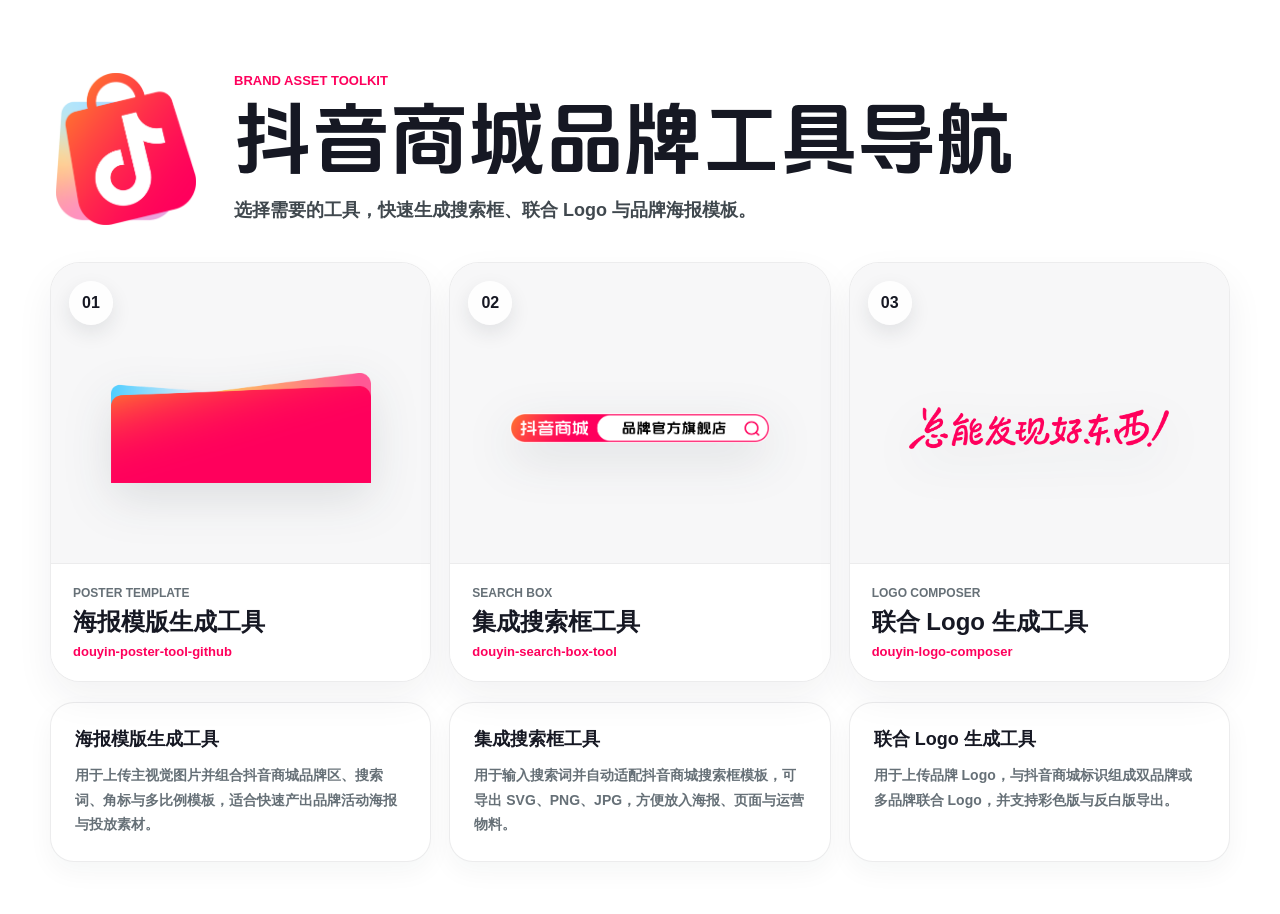
<file: index.html>
<!doctype html>
<html lang="zh-CN">
  <head>
    <meta charset="UTF-8" />
    <meta name="viewport" content="width=device-width, initial-scale=1.0" />
    <title>抖音商城品牌工具导航</title>
    <link rel="icon" href="data:," />
    <link rel="stylesheet" href="./style.css" />
  </head>
  <body>
    <main class="directory-shell">
      <header class="hero">
        <a class="brand-lockup" href="./" aria-label="抖音商城品牌工具导航">
          <img src="./assets/nav-iconlogo.png" alt="抖音商城" />
        </a>
        <div class="hero-copy">
          <p>Brand Asset Toolkit</p>
          <h1>抖音商城品牌工具导航</h1>
          <span>选择需要的工具，快速生成搜索框、联合 Logo 与品牌海报模板。</span>
        </div>
      </header>

      <nav class="tool-grid" aria-label="工具导航">
        <a class="tool-card poster" href="./douyin-poster-tool-github/index.html">
          <span class="tool-index">01</span>
          <div class="tool-visual" aria-hidden="true">
            <img src="./assets/brand-area-3x4.png" alt="" />
          </div>
          <div class="tool-content">
            <p>Poster Template</p>
            <h2>海报模版生成工具</h2>
            <span>douyin-poster-tool-github</span>
          </div>
        </a>

        <a class="tool-card search" href="./douyin-search-box-tool/index.html">
          <span class="tool-index">02</span>
          <div class="tool-visual" aria-hidden="true">
            <img src="./assets/search-box.png" alt="" />
          </div>
          <div class="tool-content">
            <p>Search Box</p>
            <h2>集成搜索框工具</h2>
            <span>douyin-search-box-tool</span>
          </div>
        </a>

        <a class="tool-card logo" href="./douyin-logo-composer/index.html">
          <span class="tool-index">03</span>
          <div class="tool-visual" aria-hidden="true">
            <img src="./assets/union-slogan-color.png" alt="" />
          </div>
          <div class="tool-content">
            <p>Logo Composer</p>
            <h2>联合 Logo 生成工具</h2>
            <span>douyin-logo-composer</span>
          </div>
        </a>
      </nav>

      <section class="tool-notes" aria-label="工具功能说明">
        <article>
          <strong>海报模版生成工具</strong>
          <p>用于上传主视觉图片并组合抖音商城品牌区、搜索词、角标与多比例模板，适合快速产出品牌活动海报与投放素材。</p>
        </article>
        <article>
          <strong>集成搜索框工具</strong>
          <p>用于输入搜索词并自动适配抖音商城搜索框模板，可导出 SVG、PNG、JPG，方便放入海报、页面与运营物料。</p>
        </article>
        <article>
          <strong>联合 Logo 生成工具</strong>
          <p>用于上传品牌 Logo，与抖音商城标识组成双品牌或多品牌联合 Logo，并支持彩色版与反白版导出。</p>
        </article>
      </section>
    </main>
  </body>
</html>
</file>
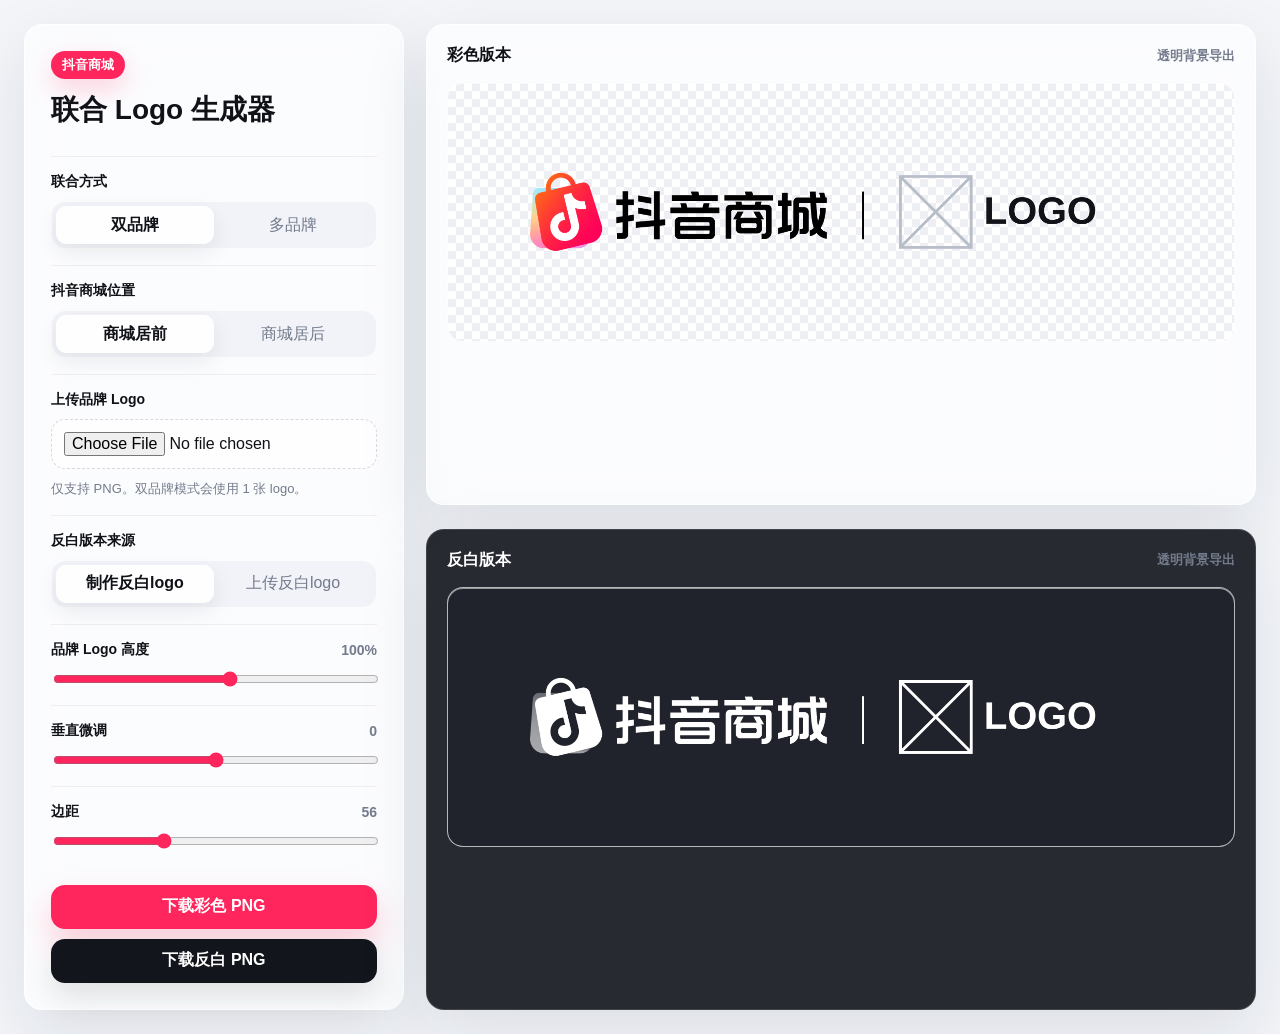
<file: douyin-logo-composer/index.html>
<!doctype html>
<html lang="zh-CN">
  <head>
    <meta charset="UTF-8" />
    <meta name="viewport" content="width=device-width, initial-scale=1.0" />
    <title>抖音商城联合 Logo 生成器</title>
    <link rel="icon" href="data:," />
    <link rel="stylesheet" href="./style.css" />
  </head>
  <body>
    <main class="app">
      <section class="panel controls" aria-label="生成设置">
        <div class="brand-head">
          <span class="mark">抖音商城</span>
          <h1>联合 Logo 生成器</h1>
        </div>

        <div class="field">
          <label>联合方式</label>
          <div class="segmented" role="tablist" aria-label="联合方式">
            <button class="active" data-mode="two" type="button">双品牌</button>
            <button data-mode="multi" type="button">多品牌</button>
          </div>
        </div>

        <div class="field" id="positionField">
          <label>抖音商城位置</label>
          <div class="segmented" role="tablist" aria-label="抖音商城位置">
            <button class="active" data-douyin-position="front" type="button">商城居前</button>
            <button data-douyin-position="middle" type="button" hidden>商城居中</button>
            <button data-douyin-position="back" type="button">商城居后</button>
          </div>
        </div>

        <div class="field">
          <label for="logoUpload">上传品牌 Logo</label>
          <input id="logoUpload" type="file" accept="image/png" />
          <p id="uploadHint">仅支持 PNG。双品牌模式会使用 1 张 logo。</p>
        </div>

        <div class="field">
          <label>反白版本来源</label>
          <div class="segmented" role="tablist" aria-label="反白版本来源">
            <button class="active" data-white-mode="auto" type="button">制作反白logo</button>
            <button data-white-mode="upload" type="button">上传反白logo</button>
          </div>
          <div id="whiteUploadWrap" hidden>
            <input id="whiteLogoUpload" type="file" accept="image/png" />
            <p id="whiteUploadHint">按品牌上传顺序对应。未上传的品牌仍使用制作反白logo。</p>
          </div>
        </div>

        <div class="field upload-order" id="uploadOrderField" hidden>
          <div class="label-row">
            <label id="orderLabel">上传顺序</label>
            <output id="uploadCount">0 张</output>
          </div>
          <div class="logo-list" id="logoList"></div>
        </div>

        <div class="field">
          <div class="label-row">
            <label for="logoHeight">品牌 Logo 高度</label>
            <output id="logoHeightValue">100%</output>
          </div>
          <input id="logoHeight" type="range" min="40" max="150" value="100" />
        </div>

        <div class="field">
          <div class="label-row">
            <label for="logoOffset">垂直微调</label>
            <output id="logoOffsetValue">0</output>
          </div>
          <input id="logoOffset" type="range" min="-32" max="32" value="0" />
        </div>

        <div class="field">
          <div class="label-row">
            <label for="canvasPadding">边距</label>
            <output id="canvasPaddingValue">56</output>
          </div>
          <input id="canvasPadding" type="range" min="24" max="120" value="56" />
        </div>

        <div class="actions">
          <button id="downloadColor" type="button">下载彩色 PNG</button>
          <button id="downloadWhite" type="button">下载反白 PNG</button>
        </div>
      </section>

      <section class="preview-area" aria-label="生成预览">
        <div class="preview-card">
          <div class="preview-title">
            <span>彩色版本</span>
            <small>透明背景导出</small>
          </div>
          <div class="canvas-shell checker" id="colorShell">
            <div class="canvas-stage" id="colorStage">
              <canvas id="colorCanvas"></canvas>
            </div>
          </div>
        </div>

        <div class="preview-card dark">
          <div class="preview-title">
            <span>反白版本</span>
            <small>透明背景导出</small>
          </div>
          <div class="canvas-shell" id="whiteShell">
            <div class="canvas-stage" id="whiteStage">
              <canvas id="whiteCanvas"></canvas>
            </div>
          </div>
        </div>
      </section>
    </main>

    <script src="./asset-data.js"></script>
    <script src="./script.js"></script>
  </body>
</html>
</file>
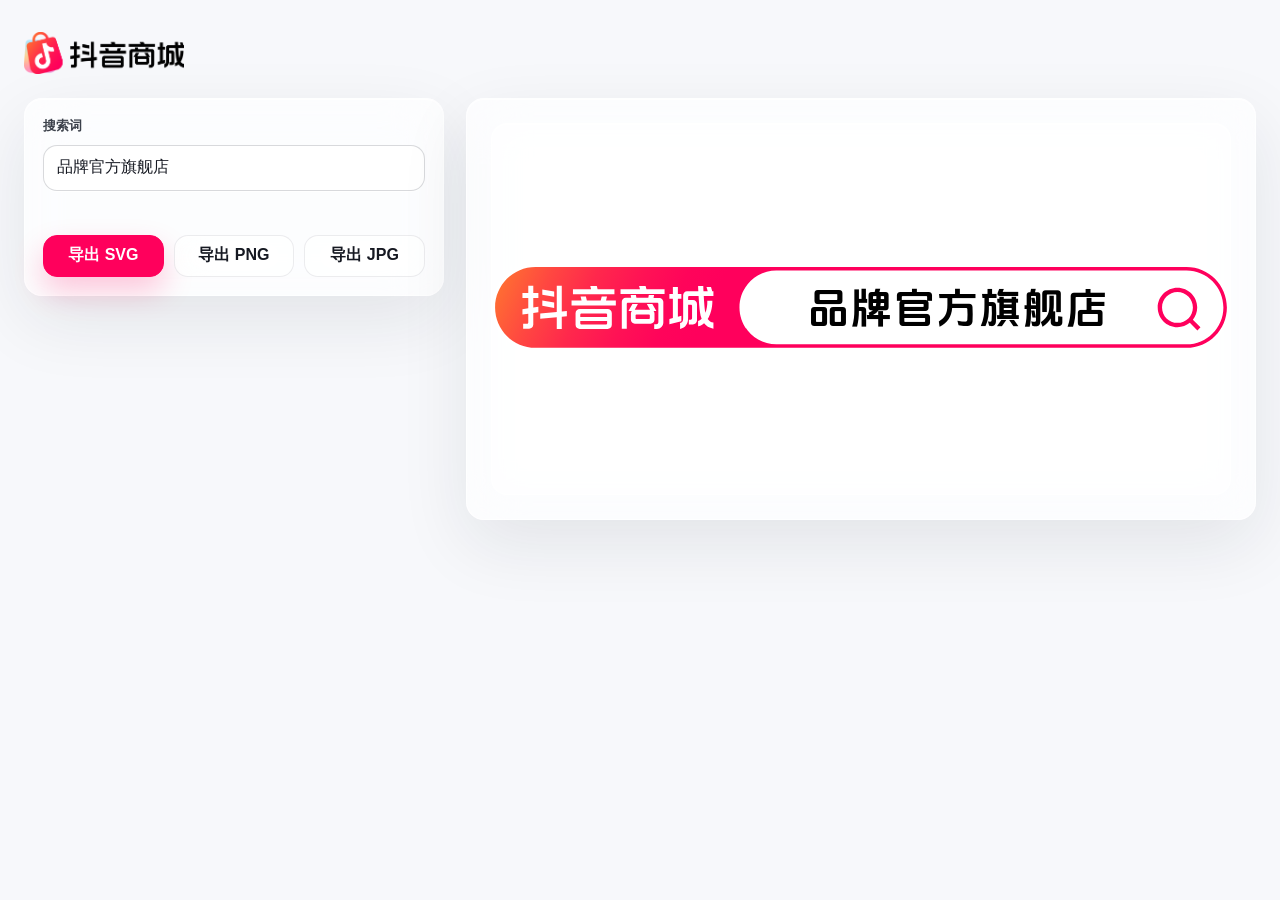
<file: douyin-search-box-tool/index.html>
<!doctype html>
<html lang="zh-CN">
  <head>
    <meta charset="UTF-8" />
    <meta name="viewport" content="width=device-width, initial-scale=1.0" />
    <title>抖音电商品牌资产搜索框自适应模板</title>
    <link rel="icon" href="data:," />
    <link rel="stylesheet" href="./style.css" />
  </head>
  <body>
    <main class="tool-shell">
      <header class="tool-header">
        <a class="brand-link" href="./index.html" aria-label="抖音商城">
          <img src="./assets/logo.png" alt="抖音商城" />
        </a>
      </header>

      <section class="workspace" aria-label="搜索框自适应生成器">
        <form class="controls" id="searchForm" novalidate>
          <div class="control-block">
            <label for="searchText">搜索词</label>
            <input id="searchText" name="searchText" type="text" autocomplete="off" value="品牌官方旗舰店" />
            <p class="error-message" id="errorMessage" role="alert"></p>
            <div class="mode-switch" id="modeSwitch" hidden>
              <div class="mode-buttons" role="group" aria-label="搜索框版本">
                <button class="mode-button active" type="button" data-mode="default">默认搜索框</button>
                <button class="mode-button" type="button" data-mode="long">长版搜索框</button>
              </div>
            </div>
          </div>

          <div class="advanced-config" aria-hidden="true">
            <div class="control-block">
              <label for="ratioInput">文字宽度比例</label>
              <input id="ratioInput" name="ratioInput" type="number" min="0.1" max="1" step="0.01" value="1.0" />
            </div>

            <div class="control-block">
              <label for="fontPath">字体文件路径</label>
              <input id="fontPath" name="fontPath" type="text" value="./assets/fonts/DouyinMeihaoBold.otf" />
            </div>
          </div>

          <div class="advanced-config" aria-hidden="true">
            <div class="control-block">
              <label for="templatePath">搜索框模板 SVG</label>
              <input id="templatePath" name="templatePath" type="text" value="./assets/svg/search-box-adaptive-template.svg" />
            </div>

            <div class="control-block">
              <label for="fontUpload">导入字体文件</label>
              <input id="fontUpload" name="fontUpload" type="file" accept=".woff,.woff2,.ttf,.otf,font/*" />
            </div>
          </div>

          <div class="advanced-config" aria-hidden="true">
            <div class="control-block">
              <label for="templateUpload">导入 SVG 模板</label>
              <input id="templateUpload" name="templateUpload" type="file" accept=".svg,image/svg+xml" />
            </div>

            <div class="metrics" aria-live="polite">
              <span>最大宽度 <strong id="targetWidthValue">0</strong></span>
              <span>固定字号 <strong id="fontSizeValue">0</strong></span>
              <span>容器 <strong id="containerWidthValue">0</strong></span>
            </div>
          </div>

          <div class="actions">
            <button class="primary-button" type="button" id="downloadSvg">导出 SVG</button>
            <button type="button" id="downloadPng">导出 PNG</button>
            <button type="button" id="downloadJpg">导出 JPG</button>
            <button class="advanced-config" type="button" id="reloadTemplate" aria-hidden="true">重新载入模板</button>
          </div>
        </form>

        <section class="preview-panel" aria-label="预览区域">
          <div class="preview-stage">
            <div class="preview-canvas" id="previewCanvas">
              <svg
                id="searchPreviewSvg"
                class="search-preview-svg"
                xmlns="http://www.w3.org/2000/svg"
                viewBox="0 0 1173.75 138.09"
                role="img"
                aria-label="搜索框实时预览"
              >
              <g id="templateLayer">
                <svg id="_图层_2" data-name="图层 2" xmlns="http://www.w3.org/2000/svg" xmlns:xlink="http://www.w3.org/1999/xlink" x="0" y="0" width="1173.75" height="138.09" viewBox="0 0 1173.75 138.09">
                  <defs>
                    <style>
                      .cls-1 {
                        fill: #ff005c;
                      }
                
                      .cls-2 {
                        fill: #fff;
                      }
                
                      .cls-3 {
                        fill: url(#_未命名的渐变_12);
                      }
                    </style>
                    <linearGradient id="_未命名的渐变_12" data-name="未命名的渐变 12" x1="43.47" y1="-181.77" x2="395.71" y2="-19.19" gradientUnits="userSpaceOnUse">
                      <stop offset="0" stop-color="#ff9624"/>
                      <stop offset=".15" stop-color="#ff6f32"/>
                      <stop offset=".33" stop-color="#ff4741"/>
                      <stop offset=".5" stop-color="#ff284c"/>
                      <stop offset=".68" stop-color="#ff1255"/>
                      <stop offset=".84" stop-color="#ff045a"/>
                      <stop offset=".98" stop-color="#ff005c"/>
                    </linearGradient>
                  </defs>
                  <g id="_图层_1-2" data-name="图层 1">
                    <g>
                      <path class="cls-2" d="M1104.69,0H69.03C30.91,0,0,30.91,0,69.03s30.91,69.06,69.03,69.06h1035.66c38.15,0,69.06-30.91,69.06-69.06S1142.84,0,1104.69,0ZM1104.69,133.24H69.03c-35.39,0-64.21-28.79-64.21-64.21S33.64,4.82,69.03,4.82h1035.66c35.42,0,64.21,28.82,64.21,64.21s-28.79,64.21-64.21,64.21Z"/>
                      <path class="cls-3" d="M1104.69,133.24H69.03c-35.39,0-64.21-28.79-64.21-64.21S33.64,4.82,69.03,4.82h1035.66c35.42,0,64.21,28.82,64.21,64.21s-28.79,64.21-64.21,64.21Z"/>
                      <g>
                        <g>
                          <path class="cls-2" d="M65.59,34.52h-7.97v11.76h-9.27v7.97h9.27v16.28l-9.27,1.38v8.44l9.27-1.38v13.97c0,1.11-.9,2.01-2.01,2.01h-6.15v7.97h9.44c3.7,0,6.69-3,6.69-6.69v-18.44l8.1-1.21v-8.44l-8.1,1.21v-15.1h8.1v-7.97h-8.1v-11.76Z"/>
                          <polygon class="cls-2" points="110.91 34.52 102.94 34.52 102.94 76.32 76.64 78.57 76.64 87.02 102.94 84.76 102.94 103.57 110.91 103.57 110.91 84.04 118.98 83.31 118.98 74.86 110.91 75.6 110.91 34.52"/>
                          <polygon class="cls-2" points="98.82 43.83 79.93 40.46 79.93 48.9 98.82 52.27 98.82 43.83"/>
                          <polygon class="cls-2" points="98.82 61.36 79.93 57.99 79.93 66.43 98.82 69.81 98.82 61.36"/>
                        </g>
                        <g>
                          <polygon class="cls-2" points="182.85 51.64 174.42 51.64 172.87 57.95 150.8 57.95 149.26 51.64 140.83 51.64 142.37 57.95 126.45 57.95 126.45 65.92 196.9 65.92 196.9 57.95 181.3 57.95 182.85 51.64"/>
                          <polygon class="cls-2" points="194.67 40.15 167.91 40.15 166.62 34.84 156.26 34.84 157.55 40.15 128.68 40.15 128.68 48.12 194.67 48.12 194.67 40.15"/>
                          <path class="cls-2" d="M183.83,71.66h-44.31c-3.69,0-6.68,2.99-6.68,6.68v18.22c0,3.69,2.99,6.68,6.68,6.68h44.31c3.69,0,6.68-2.99,6.68-6.68v-18.22c0-3.69-2.99-6.68-6.68-6.68ZM183.02,94.08c0,1.11-.9,2-2,2h-38.69c-1.11,0-2-.9-2-2v-3.29h42.7v3.29ZM183.02,84.12h-42.7v-3.25c0-1.11.9-2,2-2h38.69c1.11,0,2,.9,2,2v3.25Z"/>
                        </g>
                        <g>
                          <polygon class="cls-2" points="244.24 34.84 233.85 34.84 235.29 40.04 204.36 40.04 204.36 47.64 274.41 47.64 274.41 40.04 245.67 40.04 244.24 34.84"/>
                          <path class="cls-2" d="M258.4,78.9c0-1.53-.55-2.93-1.47-4.02h4.47l-6.42-11.17h-8.76l5.14,8.93h-24.22c-.06,0-.12,0-.18,0l5.04-8.94h-8.72l-6.3,11.17h5.36c-.91,1.09-1.47,2.49-1.47,4.02v9.83c0,3.45,2.8,6.25,6.25,6.25h25.01c3.45,0,6.25-2.8,6.25-6.25v-9.83ZM250.96,86.15c0,.68-.55,1.24-1.24,1.24h-20.17c-.68,0-1.24-.55-1.24-1.24v-4.67c0-.68.55-1.24,1.24-1.24h20.17c.68,0,1.24.55,1.24,1.24v4.67Z"/>
                          <path class="cls-2" d="M266.2,53.89h-9.3l.81-4.47h-8.35l-.81,4.44h-18.95l-.77-4.44h-8.35l.77,4.46h-8.61c-3.45,0-6.25,2.8-6.25,6.26v42.72h7.91v-39.46c0-1.06.86-1.91,1.91-1.91h46.42c1.06,0,1.91.86,1.91,1.91v29.08c0,1.75-1.42,3.18-3.18,3.18h-3.43v7.59h4.32c5.63,0,10.2-4.57,10.2-10.2v-32.91c0-3.45-2.8-6.25-6.25-6.25Z"/>
                        </g>
                        <polygon class="cls-2" points="301.16 82.44 295.6 83.87 295.6 55.19 301.16 55.19 301.16 47.6 295.6 47.6 295.6 36.66 287.63 36.66 287.63 47.6 282.08 47.6 282.08 55.19 287.63 55.19 287.63 85.92 282.08 87.35 282.08 95.79 301.16 90.88 301.16 82.44"/>
                        <path class="cls-2" d="M343.02,87.39c4.21-6.63,7.43-16.23,7.43-29.08h-8.06c.27,7.41-.99,13.96-3.06,19.22-.91-4.37-1.45-9.59-1.85-15.68-.31-4.67-.54-8.07-.72-10.92h15.37v-7.59h-1.94l-1.89-6.87h-7.17l1.9,6.87h-6.7c-.12-2.47-.23-5.06-.37-8.54h-8.21s.13,3.48.37,8.54h-17.9c-3.45,0-6.25,2.8-6.25,6.25v35.94c0,6.13-1.29,6.91-4.89,8.49v9.26c8.93-2.47,12.8-8.19,12.8-17.95v-20.33h4.34c1.06,0,1.92.86,1.92,1.92v19.48c0,1.19-.96,2.15-2.15,2.15h-2.98v7.59h6.49c3.62,0,6.55-2.93,6.55-6.55v-25.75c0-3.55-2.88-6.43-6.43-6.43h-7.74v-4.57c0-1.06.86-1.91,1.91-1.91h14.73c.29,5.08.67,10.68,1.11,15.68.54,6.07,1.16,13.8,3.76,20.6-1.83,1.86-3.76,3.1-5.65,3.58v8.06c2.58,0,6.05-1.48,9.51-4.54,3.22,4.24,7.92,7.44,14.89,8.53v-9.64c-4.1-.74-7.01-2.69-9.1-5.81Z"/>
                      </g>
                      <path class="cls-2" d="M452.27,127.73c-32.36,0-58.72-26.33-58.72-58.69s26.36-58.69,58.72-58.69h652.36c32.36,0,58.69,26.33,58.69,58.69s-26.33,58.69-58.69,58.69H452.27Z"/>
                      <path class="cls-1" d="M1121.68,69c0-17.33-14.09-31.42-31.42-31.42s-31.42,14.08-31.42,31.42,14.09,31.42,31.42,31.42c7.42,0,14.25-2.59,19.63-6.91l12.12,12.09,4.86-4.86-12.09-12.12c4.31-5.38,6.91-12.17,6.91-19.63ZM1090.26,93.57c-13.54,0-24.54-11.03-24.54-24.57s11-24.57,24.54-24.57,24.57,11.03,24.57,24.57-11.03,24.57-24.57,24.57Z"/>
                    </g>
                  </g>
                </svg>
              </g>

              <!--
                .search-content-area 是文字最大宽度适配基准容器。
                如替换 AI 导出的 SVG，请按新模板调整 x/y/width/height，
                或在脚本 SEARCH_BOX / SEARCH_CONTENT_AREA 中统一改坐标。
              -->
              <rect
                class="search-content-area"
                id="searchContentArea"
                x="452"
                y="31"
                width="610"
                height="76"
                fill="transparent"
              />
              <text id="searchTextNode" class="search-text" text-anchor="middle"></text>
              </svg>
              <div
                id="previewTextInput"
                class="preview-text-input"
                contenteditable="true"
                role="textbox"
                aria-label="直接编辑搜索词"
                spellcheck="false"
                inputmode="text"
              ></div>
            </div>
          </div>
        </section>
      </section>
    </main>

    <script src="./script.js"></script>
  </body>
</html>
</file>
<file: style.css>
@font-face {
  font-family: "DouyinSansBold";
  src:
    url("./fonts/DouyinSansBold.otf") format("opentype"),
    url("./assets/fonts/DouyinMeihaoBold.otf") format("opentype");
  font-weight: 700;
  font-style: normal;
  font-display: swap;
}

:root {
  --bg: #ffffff;
  --text: #161823;
  --muted: #667077;
  --soft: #fafafa;
  --line: rgba(22, 24, 35, 0.08);
  --red: #fe005c;
  --cyan: #00d7ff;
  --green: #22b97b;
  --yellow: #ffb625;
  --shadow: 0 18px 46px rgba(28, 39, 47, 0.08);
}

* {
  box-sizing: border-box;
}

html,
body {
  min-height: 100%;
}

body {
  margin: 0;
  color: var(--text);
  background: var(--bg);
  font-family: Inter, "PingFang SC", "Microsoft YaHei", Arial, sans-serif;
}

a {
  color: inherit;
  text-decoration: none;
}

.directory-shell {
  width: min(1180px, calc(100vw - 40px));
  margin: 0 auto;
  padding: 42px 0 52px;
}

.hero {
  min-height: 220px;
  display: grid;
  grid-template-columns: auto minmax(0, 1fr);
  align-items: center;
  gap: 32px;
  padding: 28px 0 34px;
}

.brand-lockup {
  width: 152px;
  height: 152px;
  display: block;
  border-radius: 0;
  background: transparent;
  border: 0;
  box-shadow: none;
}

.brand-lockup img {
  width: 100%;
  height: 100%;
  object-fit: contain;
  display: block;
}

.hero-copy p,
.hero-copy h1,
.hero-copy span {
  margin: 0;
}

.hero-copy p {
  color: var(--red);
  font-size: 13px;
  font-weight: 900;
  letter-spacing: 0;
  text-transform: uppercase;
}

.hero-copy h1 {
  margin-top: 12px;
  font-family: "DouyinSansBold", "PingFang SC", sans-serif;
  font-size: clamp(38px, 7vw, 78px);
  line-height: 1;
  letter-spacing: 0;
}

.hero-copy span {
  display: block;
  max-width: 680px;
  margin-top: 18px;
  color: #40484e;
  font-size: 18px;
  line-height: 1.65;
  font-weight: 700;
}

.tool-grid {
  display: grid;
  grid-template-columns: repeat(3, minmax(0, 1fr));
  gap: 18px;
}

.tool-card {
  position: relative;
  min-height: 420px;
  display: grid;
  grid-template-rows: minmax(0, 1fr) auto;
  overflow: hidden;
  border: 1px solid var(--line);
  border-radius: 30px;
  background: #ffffff;
  box-shadow: 0 16px 38px rgba(28, 39, 47, 0.06);
  transition:
    transform 0.18s ease,
    box-shadow 0.18s ease,
    border-color 0.18s ease;
}

.tool-card:hover,
.tool-card:focus-visible {
  transform: translateY(-4px);
  border-color: rgba(254, 0, 92, 0.34);
  box-shadow: 0 24px 54px rgba(28, 39, 47, 0.14);
  outline: none;
}

.tool-index {
  position: absolute;
  z-index: 2;
  top: 18px;
  left: 18px;
  display: grid;
  place-items: center;
  width: 44px;
  height: 44px;
  border-radius: 50%;
  background: rgba(255, 255, 255, 0.92);
  color: var(--text);
  font-weight: 900;
  box-shadow: 0 8px 20px rgba(28, 39, 47, 0.1);
}

.tool-visual {
  min-height: 240px;
  display: grid;
  place-items: center;
  padding: 52px 24px 22px;
  background: #f7f7f8;
}

.tool-visual img {
  width: min(88%, 260px);
  max-height: 190px;
  object-fit: contain;
  display: block;
  filter: drop-shadow(0 15px 24px rgba(28, 39, 47, 0.12));
}

.poster .tool-visual {
  background: #f7f7f8;
}

.search .tool-visual {
  background: #f7f7f8;
}

.logo .tool-visual {
  background: #f7f7f8;
}

.tool-content {
  display: grid;
  gap: 8px;
  padding: 22px;
  border-top: 1px solid var(--line);
  background: #ffffff;
}

.tool-content p,
.tool-content h2,
.tool-content span {
  margin: 0;
}

.tool-content p {
  color: var(--muted);
  font-size: 12px;
  font-weight: 900;
  text-transform: uppercase;
}

.tool-content h2 {
  font-size: 24px;
  line-height: 1.18;
  letter-spacing: 0;
}

.tool-content span {
  color: var(--red);
  font-size: 13px;
  font-weight: 800;
  overflow-wrap: anywhere;
}

.tool-notes {
  display: grid;
  grid-template-columns: repeat(3, minmax(0, 1fr));
  gap: 18px;
  margin-top: 20px;
}

.tool-notes article {
  padding: 24px;
  border: 1px solid var(--line);
  border-radius: 24px;
  background: #ffffff;
  box-shadow: 0 10px 26px rgba(28, 39, 47, 0.045);
}

.tool-notes strong {
  display: block;
  font-size: 18px;
  line-height: 1.35;
}

.tool-notes p {
  margin: 12px 0 0;
  color: var(--muted);
  font-size: 14px;
  line-height: 1.75;
  font-weight: 700;
}

@media (max-width: 980px) {
  .directory-shell {
    width: min(720px, calc(100vw - 28px));
    padding-top: 24px;
  }

  .hero {
    grid-template-columns: 1fr;
    gap: 22px;
    min-height: 0;
  }

  .brand-lockup {
    width: 118px;
    height: 118px;
    border-radius: 28px;
  }

  .brand-lockup img {
    width: 88px;
  }

  .tool-grid,
  .tool-notes {
    grid-template-columns: 1fr;
  }

  .tool-card {
    min-height: 0;
  }
}

@media (max-width: 560px) {
  .directory-shell {
    width: min(100% - 22px, 480px);
    padding-bottom: 30px;
  }

  .hero-copy h1 {
    font-size: 42px;
    line-height: 1.08;
  }

  .hero-copy span {
    font-size: 15px;
  }

  .tool-visual {
    min-height: 190px;
  }

  .tool-content,
  .tool-notes article {
    padding: 18px;
  }
}
</file>
<file: douyin-logo-composer/style.css>
:root {
  color-scheme: light;
  --ink: #101218;
  --muted: #737b8c;
  --line: rgba(20, 24, 35, 0.08);
  --panel: rgba(255, 255, 255, 0.7);
  --panel-strong: rgba(255, 255, 255, 0.86);
  --page: #f3f5f9;
  --accent: #ff255d;
  --accent-2: #00d5c8;
  --dark: #171a22;
  --shadow: 0 24px 70px rgba(24, 30, 44, 0.1);
  --glass-edge: rgba(255, 255, 255, 0.72);
}

* {
  box-sizing: border-box;
}

[hidden] {
  display: none !important;
}

body {
  margin: 0;
  min-height: 100vh;
  font-family: Inter, -apple-system, BlinkMacSystemFont, "PingFang SC", "Microsoft YaHei", sans-serif;
  color: var(--ink);
  background: var(--page);
}

button,
input {
  font: inherit;
}

.app {
  display: grid;
  grid-template-columns: minmax(320px, 380px) minmax(0, 1fr);
  gap: 22px;
  width: min(1440px, calc(100vw - 48px));
  margin: 24px auto;
}

.panel,
.preview-card {
  background: var(--panel);
  border: 1px solid var(--glass-edge);
  border-radius: 18px;
  box-shadow: var(--shadow);
  backdrop-filter: blur(24px) saturate(1.6);
  -webkit-backdrop-filter: blur(24px) saturate(1.6);
}

.controls {
  position: sticky;
  top: 24px;
  align-self: start;
  padding: 26px;
}

.brand-head {
  margin-bottom: 30px;
}

.mark {
  display: inline-flex;
  align-items: center;
  height: 28px;
  padding: 0 11px;
  border-radius: 99px;
  color: #ffffff;
  background: var(--accent);
  font-size: 13px;
  font-weight: 700;
  box-shadow: 0 10px 26px rgba(255, 37, 93, 0.2);
}

h1 {
  margin: 14px 0 0;
  font-size: 28px;
  line-height: 1.18;
  letter-spacing: 0;
}

.field {
  display: grid;
  gap: 10px;
  padding: 16px 0;
  border-top: 1px solid rgba(20, 24, 35, 0.06);
}

.field label,
.label-row {
  font-size: 14px;
  font-weight: 700;
}

.label-row {
  display: flex;
  align-items: center;
  justify-content: space-between;
  gap: 16px;
}

output,
p,
small {
  color: var(--muted);
}

p {
  margin: 0;
  font-size: 13px;
  line-height: 1.5;
}

.segmented {
  display: grid;
  grid-template-columns: repeat(var(--segment-count, 2), minmax(0, 1fr));
  padding: 4px;
  background: rgba(238, 241, 247, 0.8);
  border: 1px solid rgba(255, 255, 255, 0.8);
  border-radius: 14px;
}

.segmented button {
  height: 38px;
  border: 0;
  border-radius: 11px;
  color: var(--muted);
  background: transparent;
  cursor: pointer;
}

.segmented button.active {
  color: var(--ink);
  background: rgba(255, 255, 255, 0.92);
  box-shadow: inset 0 1px 0 rgba(255, 255, 255, 0.9), 0 8px 22px rgba(20, 24, 35, 0.08);
  font-weight: 700;
}

input[type="file"] {
  width: 100%;
  padding: 12px;
  border: 1px dashed rgba(115, 123, 140, 0.28);
  border-radius: 14px;
  background: rgba(255, 255, 255, 0.56);
}

input[type="range"] {
  width: 100%;
  accent-color: var(--accent);
}

.logo-list {
  display: grid;
  gap: 8px;
}

.logo-item {
  display: grid;
  grid-template-columns: 42px minmax(0, 1fr) auto;
  align-items: center;
  gap: 10px;
  min-height: 50px;
  padding: 8px;
  border: 1px solid rgba(255, 255, 255, 0.78);
  border-radius: 14px;
  background: rgba(255, 255, 255, 0.58);
  box-shadow: inset 0 1px 0 rgba(255, 255, 255, 0.65);
}

.logo-item[draggable="true"] {
  cursor: grab;
}

.logo-item.dragging {
  opacity: 0.5;
}

.logo-item.drag-over {
  border-color: var(--accent);
  box-shadow: 0 0 0 2px rgba(254, 44, 85, 0.12);
}

.logo-thumb {
  display: grid;
  place-items: center;
  width: 42px;
  height: 34px;
  padding: 4px;
  border: 1px solid rgba(20, 24, 35, 0.08);
  border-radius: 10px;
  background: rgba(255, 255, 255, 0.86);
}

.logo-thumb img {
  display: block;
  max-width: 100%;
  max-height: 100%;
}

.logo-name {
  overflow: hidden;
  color: var(--ink);
  font-size: 13px;
  font-weight: 700;
  text-overflow: ellipsis;
  white-space: nowrap;
}

.logo-tools {
  display: flex;
  gap: 4px;
}

.logo-tools button {
  width: 28px;
  height: 28px;
  border: 1px solid rgba(20, 24, 35, 0.08);
  border-radius: 10px;
  color: var(--ink);
  background: rgba(255, 255, 255, 0.74);
  cursor: pointer;
  font-size: 14px;
  line-height: 1;
}

.logo-tools button:disabled {
  color: #b3b9c4;
  cursor: not-allowed;
}

.actions {
  display: grid;
  grid-template-columns: 1fr;
  gap: 10px;
  padding-top: 18px;
}

.actions button {
  height: 44px;
  border: 0;
  border-radius: 14px;
  color: #ffffff;
  background: #12151c;
  cursor: pointer;
  font-weight: 700;
  box-shadow: 0 14px 30px rgba(18, 21, 28, 0.12);
}

.actions button:first-child {
  background: var(--accent);
  box-shadow: 0 16px 32px rgba(255, 37, 93, 0.22);
}

.preview-area {
  display: grid;
  gap: 24px;
}

.preview-card {
  min-width: 0;
  padding: 20px;
}

.preview-card.dark {
  color: #ffffff;
  background: rgba(18, 21, 28, 0.9);
  border-color: rgba(255, 255, 255, 0.12);
}

.preview-title {
  display: flex;
  justify-content: space-between;
  gap: 16px;
  align-items: center;
  margin-bottom: 16px;
  font-weight: 700;
}

.canvas-shell {
  overflow: hidden;
  display: flex;
  align-items: center;
  justify-content: center;
  min-height: 260px;
  padding: 28px;
  border: 1px solid rgba(255, 255, 255, 0.68);
  border-radius: 16px;
  background: #20232b;
  box-shadow: inset 0 1px 0 rgba(255, 255, 255, 0.52);
}

.canvas-stage {
  position: relative;
  flex: 0 0 auto;
}

.checker {
  background-color: rgba(255, 255, 255, 0.92);
  background-image: linear-gradient(45deg, rgba(230, 233, 239, 0.72) 25%, transparent 25%),
    linear-gradient(-45deg, rgba(230, 233, 239, 0.72) 25%, transparent 25%),
    linear-gradient(45deg, transparent 75%, rgba(230, 233, 239, 0.72) 75%),
    linear-gradient(-45deg, transparent 75%, rgba(230, 233, 239, 0.72) 75%);
  background-position: 0 0, 0 8px, 8px -8px, -8px 0;
  background-size: 16px 16px;
}

canvas {
  display: block;
  position: absolute;
  inset: 0 auto auto 0;
  max-width: none;
  transform-origin: top left;
}

@media (max-width: 920px) {
  .app {
    grid-template-columns: 1fr;
    width: min(100vw - 28px, 720px);
    margin: 14px auto;
  }

  .controls {
    position: static;
  }
}
</file>
<file: douyin-search-box-tool/style.css>
@font-face {
  font-family: "Douyin Meihao Bold";
  src: url("./assets/fonts/DouyinMeihaoBold.otf") format("opentype");
  font-weight: 700;
  font-style: normal;
  font-display: swap;
}

:root {
  --bg: #f7f8fb;
  --surface: rgba(255, 255, 255, 0.64);
  --surface-strong: rgba(255, 255, 255, 0.86);
  --surface-soft: rgba(255, 255, 255, 0.42);
  --line: rgba(17, 24, 39, 0.08);
  --line-strong: rgba(17, 24, 39, 0.12);
  --text: #161922;
  --muted: #747987;
  --red: #ff005c;
  --orange: #ff9624;
  --glass-shadow: 0 24px 70px rgba(26, 31, 44, 0.09);
  --glass-highlight: inset 0 1px 0 rgba(255, 255, 255, 0.78);
  --radius: 18px;
}

* {
  box-sizing: border-box;
}

html {
  min-height: 100%;
}

body {
  min-height: 100%;
  margin: 0;
  color: var(--text);
  background: var(--bg);
  font-family: Inter, "PingFang SC", "Microsoft YaHei", Arial, sans-serif;
}

button,
input,
.preview-text-input {
  font: inherit;
}

button {
  min-height: 42px;
  border: 1px solid rgba(17, 24, 39, 0.08);
  border-radius: 14px;
  background: rgba(255, 255, 255, 0.56);
  color: var(--text);
  font-weight: 800;
  cursor: pointer;
  box-shadow: var(--glass-highlight);
  backdrop-filter: blur(18px) saturate(1.4);
  transition:
    border-color 0.16s ease,
    background 0.16s ease,
    box-shadow 0.16s ease,
    transform 0.16s ease;
}

button:hover {
  border-color: rgba(255, 0, 92, 0.34);
  background: rgba(255, 255, 255, 0.76);
  transform: translateY(-1px);
}

button.primary-button {
  border-color: var(--red);
  background: var(--red);
  color: #ffffff;
  box-shadow: 0 14px 30px rgba(255, 0, 92, 0.22);
}

button:disabled {
  border-color: transparent;
  background: rgba(229, 232, 238, 0.74);
  color: #a1a7b3;
  cursor: not-allowed;
  box-shadow: none;
  transform: none;
}

a {
  color: inherit;
  text-decoration: none;
}

.tool-shell {
  width: min(1280px, calc(100vw - 48px));
  margin: 0 auto;
  padding: 32px 0 44px;
}

.tool-header {
  display: flex;
  align-items: center;
  justify-content: space-between;
  gap: 24px;
  margin-bottom: 24px;
}

.brand-link img {
  width: 160px;
  height: auto;
  display: block;
}

.tool-nav {
  display: flex;
  align-items: center;
  gap: 10px;
  color: var(--muted);
  font-size: 14px;
  font-weight: 700;
}

.tool-nav a {
  padding: 8px 12px;
  border-radius: 999px;
}

.tool-nav a:hover {
  background: rgba(17, 17, 17, 0.05);
  color: var(--text);
}

.workspace {
  display: grid;
  grid-template-columns: minmax(320px, 420px) minmax(0, 1fr);
  gap: 22px;
  align-items: start;
}

.controls,
.preview-panel {
  border: 1px solid rgba(255, 255, 255, 0.68);
  border-radius: var(--radius);
  background: var(--surface);
  box-shadow: var(--glass-shadow), var(--glass-highlight);
  backdrop-filter: blur(28px) saturate(1.55);
}

.controls {
  display: grid;
  gap: 14px;
  padding: 18px;
}

.control-grid {
  display: grid;
  grid-template-columns: repeat(2, minmax(0, 1fr));
  gap: 12px;
}

.advanced-config {
  display: none;
}

.control-block {
  display: grid;
  gap: 10px;
}

.control-block label {
  color: #3b404a;
  font-size: 13px;
  font-weight: 800;
}

.control-block input {
  width: 100%;
  min-height: 46px;
  border: 1.5px solid rgba(17, 24, 39, 0.16);
  border-radius: 14px;
  background: rgba(255, 255, 255, 0.82);
  padding: 10px 13px;
  color: var(--text);
  outline: none;
  box-shadow: 0 1px 0 rgba(255, 255, 255, 0.78), inset 0 1px 0 rgba(255, 255, 255, 0.72);
  backdrop-filter: blur(18px) saturate(1.35);
}

.control-block input:focus {
  border-color: var(--red);
  background: rgba(255, 255, 255, 0.92);
  box-shadow: 0 0 0 5px rgba(255, 0, 92, 0.1), inset 0 1px 0 rgba(255, 255, 255, 0.72);
}

.error-message {
  min-height: 20px;
  margin: 0;
  color: var(--red);
  font-size: 13px;
  font-weight: 800;
}

.mode-switch {
  display: grid;
  margin-top: 2px;
}

.mode-switch[hidden] {
  display: none;
}

.mode-buttons {
  display: grid;
  grid-template-columns: repeat(2, minmax(0, 1fr));
  gap: 8px;
}

.mode-button {
  min-height: 38px;
  font-size: 13px;
}

.mode-button.active {
  border-color: var(--red);
  background: rgba(255, 0, 92, 0.1);
  color: var(--red);
  box-shadow: inset 0 0 0 1px rgba(255, 0, 92, 0.18), var(--glass-highlight);
}

.metrics {
  display: grid;
  grid-template-columns: repeat(3, minmax(0, 1fr));
  gap: 8px;
  align-self: end;
}

.metrics span {
  min-height: 42px;
  border: 1px solid rgba(255, 255, 255, 0.58);
  border-radius: 14px;
  background: var(--surface-soft);
  padding: 7px 8px;
  color: var(--muted);
  font-size: 12px;
}

.metrics strong {
  display: block;
  margin-top: 2px;
  color: var(--text);
  font-size: 14px;
}

.actions {
  display: grid;
  grid-template-columns: repeat(3, minmax(0, 1fr));
  gap: 10px;
}

.preview-panel {
  min-height: 420px;
  padding: 24px;
}

.preview-stage {
  display: grid;
  place-items: center;
  min-height: 372px;
  overflow: auto;
  border: 1px solid rgba(255, 255, 255, 0.54);
  border-radius: 16px;
  background: rgba(255, 255, 255, 0.36);
  box-shadow: inset 0 1px 0 rgba(255, 255, 255, 0.62);
  backdrop-filter: blur(18px) saturate(1.35);
}

.search-preview-svg {
  width: 100%;
  height: auto;
  overflow: visible;
}

.preview-canvas {
  position: relative;
  width: min(100%, 960px);
}

.preview-text-input {
  position: absolute;
  z-index: 2;
  display: flex;
  align-items: center;
  justify-content: center;
  min-width: 0;
  overflow: hidden;
  border: 0;
  border-radius: 4px;
  padding: 0;
  background: transparent;
  color: transparent;
  caret-color: #111111;
  font-family: "Douyin Meihao Bold", "PingFang SC", "Microsoft YaHei", sans-serif;
  font-weight: 700;
  text-align: center;
  white-space: pre;
  outline: none;
}

.preview-text-input:focus {
  box-shadow: inset 0 0 0 1px rgba(255, 0, 92, 0.18);
}

.preview-text-input span {
  color: transparent;
}

.search-text {
  fill: #000000;
  font-family: "Douyin Meihao Bold", "PingFang SC", "Microsoft YaHei", sans-serif;
  font-weight: 700;
}

.search-content-area.debug {
  fill: rgba(51, 173, 255, 0.28);
}

@media (max-width: 940px) {
  .workspace {
    grid-template-columns: 1fr;
  }
}

@media (max-width: 640px) {
  .tool-shell {
    width: min(100% - 28px, 1280px);
    padding-top: 18px;
  }

  .tool-header,
  .control-grid,
  .actions {
    grid-template-columns: 1fr;
  }

  .tool-header {
    display: grid;
  }

  .metrics {
    grid-template-columns: 1fr;
  }

  .preview-panel {
    padding: 14px;
  }
}
</file>
